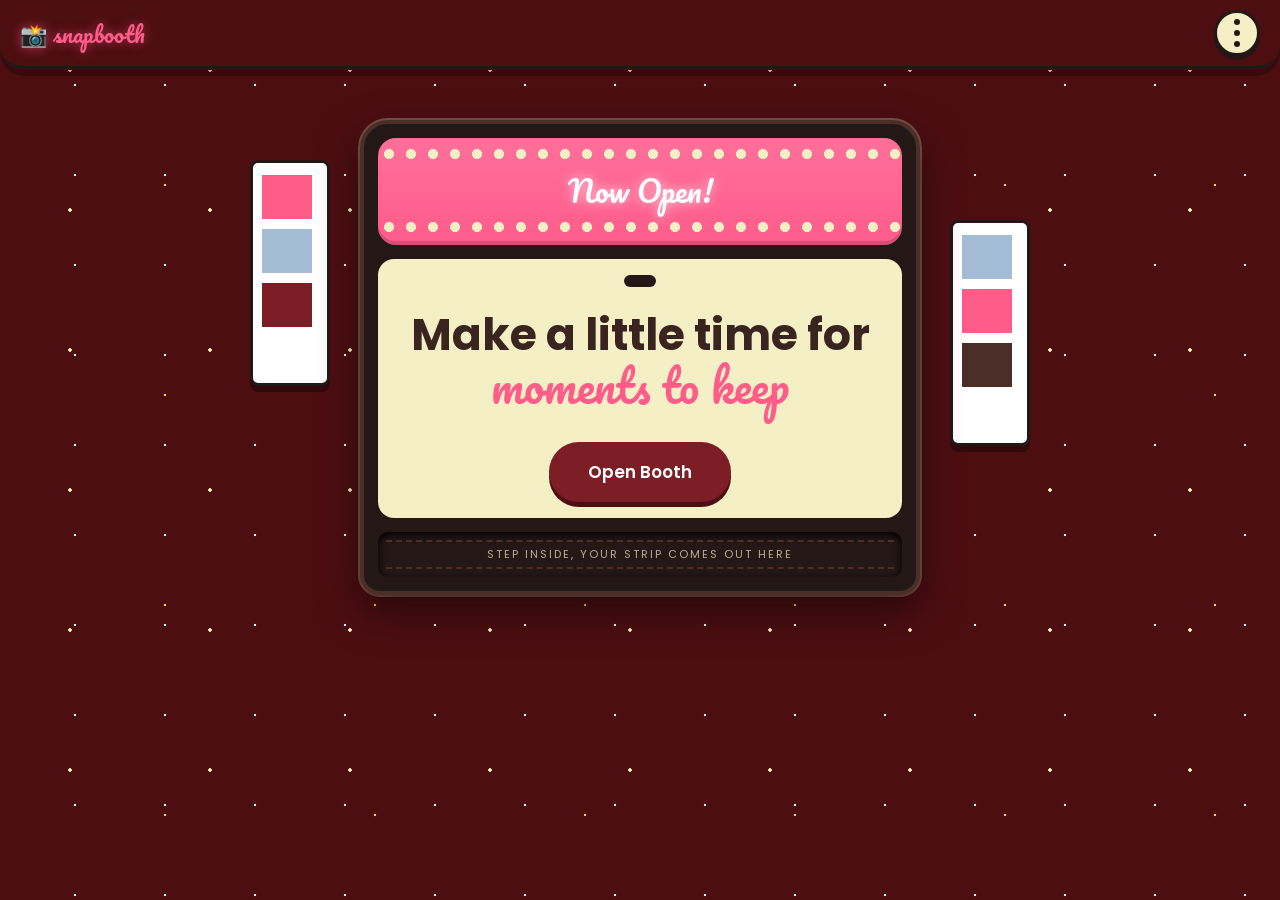
<file: index.html>
<!DOCTYPE html>
<html lang="en">
<head>
  <meta charset="UTF-8">
  <meta name="viewport" content="width=device-width, initial-scale=1.0">
  <title>Snapbooth</title>
  <link rel="preconnect" href="https://fonts.googleapis.com">
  <link rel="preconnect" href="https://fonts.gstatic.com" crossorigin>
  <link href="https://fonts.googleapis.com/css2?family=Pacifico&family=Poppins:wght@400;500;600&display=swap" rel="stylesheet">
  <link rel="stylesheet" href="style.css">
</head>
<body class="curtain-page">

  <header class="nav">
    <a href="index.html" class="logo">📸 snapbooth</a>
    <button id="menuBtn" class="menu-btn" aria-label="Toggle menu">☰</button>
    <nav id="navLinks" class="nav-links">
      <a href="index.html">Home</a>
      <a href="booth.html">Booth</a>
      <a href="how.html">How it works</a>
    </nav>
  </header>

  <section class="hero">
    <div class="cabin">
      <div class="cabin-sign">
        <span class="bulbs"></span>
        <h3>Now Open!</h3>
        <span class="bulbs"></span>
      </div>

      <div class="panel hero-panel">
        <p class="tag">       </p>
        <h1>Make a little time for <span>moments to keep</span></h1>
        <p class="sub">                           </p>
        <a href="booth.html" class="btn big shutter">Open Booth</a>
      </div>

      <div class="slot"><span>step inside, your strip comes out here</span></div>
    </div>
  </section>

  <script>
    document.getElementById("menuBtn").addEventListener("click", function () {
      document.getElementById("navLinks").classList.toggle("open");
    });
  </script>
</body>
</html>
</file>
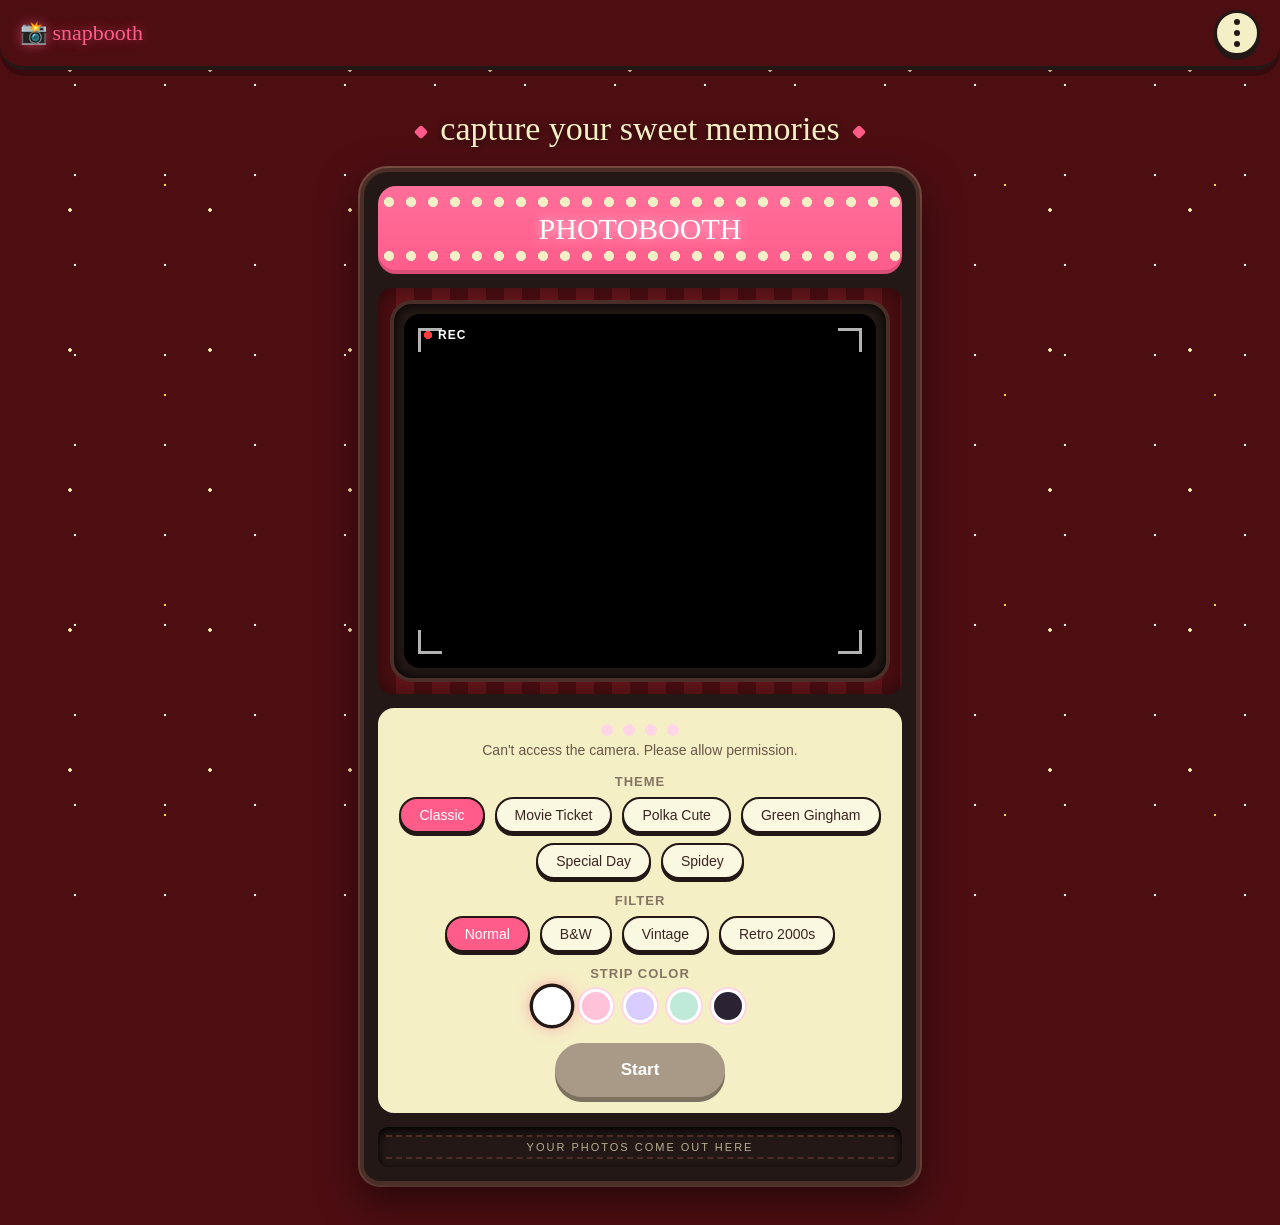
<file: booth.html>
<!DOCTYPE html>
<html lang="en">
<head>
  <meta charset="UTF-8">
  <meta name="viewport" content="width=device-width, initial-scale=1.0">
  <title>Booth | Snapbooth</title>
  <link rel="preconnect" href="https://fonts.googleapis.com">
  <link rel="preconnect" href="https://fonts.gstatic.com" crossorigin>
  <link href="https://fonts.googleapis.com/css2?family=Bangers&family=Kaushan+Script&family=Pacifico&family=Poppins:wght@400;500;600&display=swap rel="stylesheet">
  <link rel="stylesheet" href="style.css">
</head>
<body class="curtain-page">

  <header class="nav">
    <a href="index.html" class="logo">📸 snapbooth</a>
    <button id="menuBtn" class="menu-btn" aria-label="Toggle menu">☰</button>
    <nav id="navLinks" class="nav-links">
      <a href="index.html">Home</a>
      <a href="booth.html">Booth</a>
      <a href="how.html">How it Works</a>
    </nav>
  </header>

  <section id="booth" class="section">
    <h2>capture your sweet memories</h2>

    <div class="cabin">
      <div class="cabin-sign">
        <span class="bulbs"></span>
        <h3>PHOTOBOOTH</h3>
        <span class="bulbs"></span>
      </div>

      <div class="cabin-body">
        <div class="screen">
          <div class="booth" id="boothView">
            <video id="video" autoplay playsinline muted></video>
            <div id="fx"></div>
            <div id="countdown"></div>
            <div id="flash"></div>
          </div>
        </div>
      </div>

      <div class="panel">
        <div class="dots" id="dots">
          <span></span><span></span><span></span><span></span>
        </div>
        <p id="status">Ready when you are</p>

        <div id="options">
          <p class="label">Theme</p>
          <div class="chips" id="themes">
            <button class="chip active" data-theme="classic">Classic</button>
            <button class="chip" data-theme="ticket">Movie Ticket</button>
            <button class="chip" data-theme="polka">Polka Cute</button>
            <button class="chip" data-theme="green">Green Gingham</button>
            <button class="chip" data-theme="special">Special Day</button>
            <button class="chip" data-theme="spidey">Spidey</button>
          </div>

          <p class="label">Filter</p>
          <div class="chips" id="filters">
            <button class="chip active" data-filter="none" data-fx="">Normal</button>
            <button class="chip" data-filter="grayscale(1) contrast(1.15) brightness(1.08)" data-fx="">B&amp;W</button>
            <button class="chip" data-filter="sepia(0.35) saturate(0.85) contrast(0.95) brightness(1.08) hue-rotate(-8deg)" data-fx="vintage">Vintage</button>
            <button class="chip" data-filter="brightness(1.12) contrast(1.15) saturate(1.3) hue-rotate(8deg)" data-fx="retro">Retro 2000s</button>
          </div>

          <div id="colorBox">
            <p class="label">Strip color</p>
            <div class="swatches" id="swatches">
              <button class="swatch active" data-bg="#ffffff" data-ink="#ff5c8a" style="background:#ffffff" aria-label="White"></button>
              <button class="swatch" data-bg="#ffc2d9" data-ink="#7a2347" style="background:#ffc2d9" aria-label="Pink"></button>
              <button class="swatch" data-bg="#d9ccff" data-ink="#3f2b82" style="background:#d9ccff" aria-label="Lavender"></button>
              <button class="swatch" data-bg="#bfe9d8" data-ink="#1f5c45" style="background:#bfe9d8" aria-label="Mint"></button>
              <button class="swatch" data-bg="#2b2233" data-ink="#ffffff" style="background:#2b2233" aria-label="Dark"></button>
            </div>
          </div>
        </div>

        <button id="startBtn" class="btn big">Start</button>
      </div>

      <button id="slotBtn" class="slot" disabled>
  <span id="slotText">your photos come out here</span>
</button>
    </div>

    <div id="resultBox" class="result hidden">
  <div class="mouth"></div>
  <div id="printOut" class="print-out">
    <canvas id="strip"></canvas>
  </div>
  <div id="resultBtns" class="row hidden">
    <button id="downloadBtn" class="btn">Download</button>
    <button id="retakeBtn" class="btn ghost">Retake</button>
  </div>
</div>
  </section>

  <script src="script.js"></script>
</body>
</html>
</file>
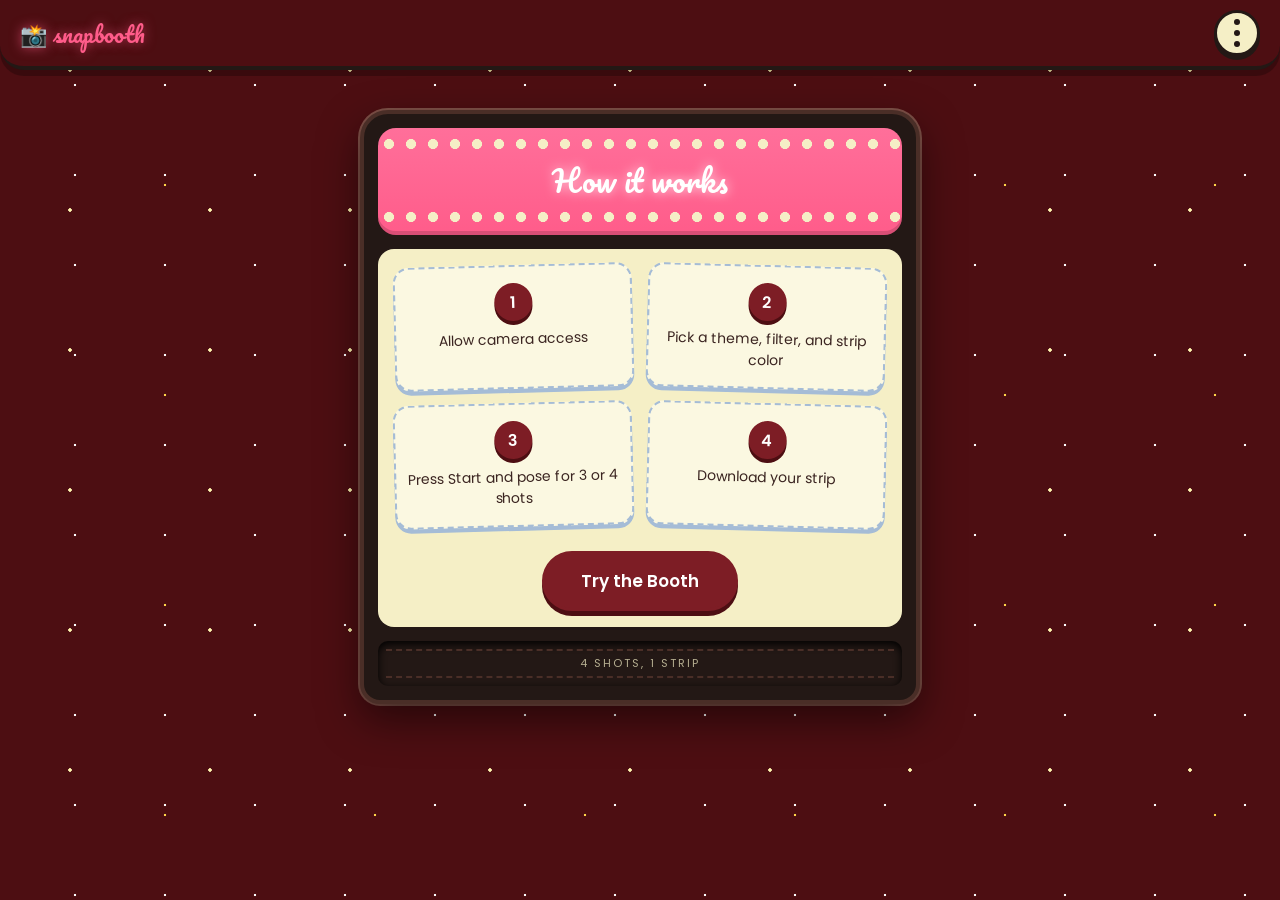
<file: how.html>
<!DOCTYPE html>
<html lang="en">
<head>
  <meta charset="UTF-8">
  <meta name="viewport" content="width=device-width, initial-scale=1.0">
  <title>How it works | Snapbooth</title>
  <link rel="preconnect" href="https://fonts.googleapis.com">
  <link rel="preconnect" href="https://fonts.gstatic.com" crossorigin>
  <link href="https://fonts.googleapis.com/css2?family=Pacifico&family=Poppins:wght@400;500;600&display=swap" rel="stylesheet">
  <link rel="stylesheet" href="style.css">
</head>
<body class="curtain-page">

  <header class="nav">
    <a href="index.html" class="logo">📸 snapbooth</a>
    <button id="menuBtn" class="menu-btn" aria-label="Toggle menu">☰</button>
    <nav id="navLinks" class="nav-links">
      <a href="index.html">Home</a>
      <a href="booth.html">Booth</a>
      <a href="how.html">How it works</a>
    </nav>
  </header>

  <section class="section">
    <div class="cabin">
      <div class="cabin-sign">
        <span class="bulbs"></span>
        <h3>How it works</h3>
        <span class="bulbs"></span>
      </div>

      <div class="panel">
        <div class="steps">
          <div class="step"><span>1</span><p>Allow camera access</p></div>
          <div class="step"><span>2</span><p>Pick a theme, filter, and strip color</p></div>
          <div class="step"><span>3</span><p>Press Start and pose for 3 or 4 shots</p></div>
          <div class="step"><span>4</span><p>Download your strip</p></div>
        </div>
        <a href="booth.html" class="btn big shutter">Try the Booth</a>
      </div>

      <div class="slot"><span>4 shots, 1 strip</span></div>
    </div>
  </section>

  <script>
    document.getElementById("menuBtn").addEventListener("click", function () {
      document.getElementById("navLinks").classList.toggle("open");
    });
  </script>
</body>
</html>
</file>
<file: style.css>
:root {
  --pink: #ff5c8a;
  --pink-soft: #ffd6e5;
  --cream: #fff7fb;
  --sceptre: #4d0e12;
  --sceptre-light: #7d1d25;
  --yellow: #f5efc6;
  --cerulean: #a5bcd6;
  --soil: #4a2e27;
  --java: #231815;
  --ink: #3a2420;
  --radius: 16px;
}

* {
  box-sizing: border-box;
}

html {
  scroll-behavior: smooth;
}

body {
  margin: 0;
  font-family: "Poppins", Arial, sans-serif;
  color: var(--ink);
  text-align: center;
  background: var(--sceptre);
}

::selection {
  color: #fff;
  background: var(--pink);
}

::-webkit-scrollbar {
  width: 12px;
}

::-webkit-scrollbar-track {
  background: var(--java);
}

::-webkit-scrollbar-thumb {
  background: var(--pink);
  border: 3px solid var(--java);
  border-radius: 10px;
}

body::after {
  content: "";
  position: fixed;
  inset: 0;
  z-index: -1;
  pointer-events: none;
  background-image:
    radial-gradient(circle, #fff6b0 1.5px, transparent 2px),
    radial-gradient(circle, #ffd54a 1px, transparent 1.6px),
    radial-gradient(circle, #ffffff 1px, transparent 1.6px);
  background-size: 140px 140px, 210px 210px, 90px 90px;
  background-position: 0 0, 60px 80px, 30px 40px;
  animation: sparkle 3s ease-in-out infinite alternate;
}

@keyframes sparkle {
  from { opacity: 0.25; }
  to { opacity: 0.9; }
}

.nav {
  position: sticky;
  top: 0;
  z-index: 50;
  display: flex;
  align-items: center;
  justify-content: space-between;
  padding: 10px 20px;
  background: var(--sceptre);
  border-bottom: 4px solid var(--java);
  border-radius: 0 0 24px 24px;
  box-shadow: 0 6px 0 rgba(0, 0, 0, 0.25);
}

.logo {
  display: inline-block;
  font-family: "Pacifico", cursive;
  font-size: 22px;
  color: var(--pink);
  text-decoration: none;
  text-shadow: 0 0 12px rgba(255, 92, 138, 0.55);
  transition: transform 0.2s;
}

.logo:hover {
  transform: rotate(-3deg) scale(1.06);
}

.menu-btn {
  display: flex;
  align-items: center;
  justify-content: center;
  width: 46px;
  height: 46px;
  padding: 0;
  font-size: 0;
  color: var(--java);
  background: var(--yellow);
  border: 3px solid var(--java);
  border-radius: 50%;
  box-shadow: 0 4px 0 var(--java);
  cursor: pointer;
  transition: transform 0.15s, box-shadow 0.15s, background 0.15s;
}

.menu-btn::before {
  content: "";
  width: 6px;
  height: 6px;
  border-radius: 50%;
  background: currentColor;
  box-shadow: 0 -11px 0 currentColor, 0 11px 0 currentColor;
}

.menu-btn:hover {
  transform: translateY(-2px);
  box-shadow: 0 6px 0 var(--java), 0 0 16px rgba(245, 239, 198, 0.9);
}

.menu-btn:active,
.nav:has(.nav-links.open) .menu-btn {
  transform: translateY(3px);
  background: #fff6b0;
  box-shadow: 0 1px 0 var(--java), 0 0 22px 6px rgba(255, 213, 74, 0.95);
}

.nav-links {
  position: absolute;
  top: calc(100% + 16px);
  right: 16px;
  display: none;
  flex-direction: column;
  gap: 10px;
  min-width: 210px;
  padding: 14px;
  background: var(--yellow);
  border: 3px solid var(--java);
  border-radius: 20px;
  box-shadow: 0 6px 0 var(--java), 0 16px 30px rgba(0, 0, 0, 0.35);
}

.nav-links.open {
  display: flex;
  animation: menuPop 0.18s ease-out;
}

@keyframes menuPop {
  from { opacity: 0; transform: translateY(-8px) scale(0.95); }
  to { opacity: 1; transform: none; }
}

.nav-links::before {
  content: "";
  position: absolute;
  top: -11px;
  right: 17px;
  width: 16px;
  height: 16px;
  background: var(--yellow);
  border-top: 3px solid var(--java);
  border-left: 3px solid var(--java);
  transform: rotate(45deg);
}

.nav-links a {
  display: block;
  padding: 11px 16px;
  font-size: 15px;
  font-weight: 600;
  color: var(--java);
  text-decoration: none;
  white-space: nowrap;
  background: #fff;
  border: 2px solid var(--java);
  border-radius: 14px;
  box-shadow: 0 3px 0 var(--java);
  transition: transform 0.15s, box-shadow 0.15s, background 0.15s;
}

.nav-links a:hover {
  transform: translateY(-2px);
  box-shadow: 0 5px 0 var(--java), 0 0 16px rgba(255, 213, 74, 0.9);
}

.nav-links a.current {
  color: #fff;
  background: var(--pink);
  box-shadow: 0 3px 0 var(--java), 0 0 18px rgba(255, 92, 138, 0.8);
}

.nav-links a:active {
  color: var(--java);
  background: #fff6b0;
  transform: translateY(3px);
  box-shadow: 0 0 0 var(--java), 0 0 24px 6px rgba(255, 213, 74, 0.95);
}

.section {
  max-width: 640px;
  margin: 0 auto;
  padding: 40px 20px;
  scroll-margin-top: 80px;
}

.section > h2 {
  margin: 0 0 20px;
  font-family: "Pacifico", cursive;
  font-size: 34px;
  font-weight: 400;
  color: var(--yellow);
  text-shadow: 0 2px 8px rgba(0, 0, 0, 0.6);
}

.section > h2::before,
.section > h2::after {
  content: "";
  display: inline-block;
  width: 10px;
  height: 10px;
  margin: 0 14px;
  vertical-align: middle;
  background: var(--pink);
  border-radius: 2px;
  transform: rotate(45deg);
}

footer {
  padding: 30px 20px;
  font-size: 13px;
  color: var(--yellow);
  opacity: 0.85;
}

footer p::after {
  content: "";
  display: inline-block;
  width: 16px;
  height: 14px;
  margin-left: 8px;
  vertical-align: middle;
  background: var(--pink);
  clip-path: path("M8 14C-3 6 1 -1 8 4 15 -1 19 6 8 14Z");
}

.btn {
  display: inline-block;
  padding: 10px 22px;
  font-family: inherit;
  font-size: 15px;
  font-weight: 600;
  color: #fff;
  text-decoration: none;
  background: var(--pink);
  border: 3px solid var(--java);
  border-radius: 999px;
  box-shadow: 0 4px 0 var(--java);
  cursor: pointer;
  transition: transform 0.15s, box-shadow 0.15s;
}

.btn:hover:not(:disabled) {
  transform: translateY(-2px);
  box-shadow: 0 6px 0 var(--java), 0 0 14px rgba(255, 92, 138, 0.6);
}

.btn:active:not(:disabled) {
  transform: translateY(3px);
  box-shadow: 0 1px 0 var(--java), 0 0 20px 4px rgba(255, 213, 74, 0.9);
}

.btn.big {
  padding: 14px 36px;
  font-size: 17px;
}

.btn.ghost {
  color: var(--pink);
  background: var(--cream);
}

.btn:disabled {
  background: #ccc;
  border-color: #ccc;
  cursor: not-allowed;
}

#startBtn,
.btn.shutter {
  min-width: 170px;
  background: var(--sceptre-light);
  border-color: var(--sceptre-light);
  box-shadow: 0 5px 0 var(--sceptre);
}

#startBtn:hover:not(:disabled),
.btn.shutter:hover:not(:disabled) {
  transform: translateY(-1px);
  box-shadow: 0 6px 0 var(--sceptre);
}

#startBtn:active:not(:disabled),
.btn.shutter:active:not(:disabled) {
  transform: translateY(4px);
  box-shadow: 0 1px 0 var(--sceptre), 0 0 24px 6px rgba(255, 213, 74, 0.9);
}

#startBtn {
  margin-top: 20px;
}

#startBtn:disabled {
  background: #a89a86;
  border-color: #a89a86;
  box-shadow: 0 5px 0 #7d7160;
}

.hero {
  position: relative;
  padding: 50px 20px 40px;
}

.hero-panel {
  padding: 28px 20px 30px;
}

.tag {
  display: inline-block;
  margin: 0 0 16px;
  padding: 6px 16px;
  font-size: 12px;
  font-weight: 500;
  letter-spacing: 2px;
  text-transform: uppercase;
  color: var(--yellow);
  background: var(--java);
  border-radius: 999px;
}

.hero h1 {
  margin: 0 0 12px;
  font-size: clamp(28px, 6vw, 44px);
  line-height: 1.15;
}

.hero h1 span {
  font-family: "Pacifico", cursive;
  font-weight: 400;
  color: var(--pink);
}

.sub {
  margin: 0 0 28px;
  opacity: 0.8;
}

.hero::before,
.hero::after {
  content: "";
  position: absolute;
  width: 74px;
  height: 220px;
  border: 3px solid var(--java);
  border-radius: 8px;
  box-shadow: 0 6px 0 rgba(0, 0, 0, 0.35);
  animation: floaty 4s ease-in-out infinite;
}

.hero::before {
  --r: -12deg;
  left: calc(50% - 390px);
  top: 90px;
  background:
    linear-gradient(var(--pink), var(--pink)) 9px 12px / 50px 44px no-repeat,
    linear-gradient(var(--cerulean), var(--cerulean)) 9px 66px / 50px 44px no-repeat,
    linear-gradient(var(--sceptre-light), var(--sceptre-light)) 9px 120px / 50px 44px no-repeat,
    #fff;
}

.hero::after {
  --r: 10deg;
  right: calc(50% - 390px);
  top: 150px;
  animation-delay: 1.2s;
  background:
    linear-gradient(var(--cerulean), var(--cerulean)) 9px 12px / 50px 44px no-repeat,
    linear-gradient(var(--pink), var(--pink)) 9px 66px / 50px 44px no-repeat,
    linear-gradient(var(--soil), var(--soil)) 9px 120px / 50px 44px no-repeat,
    #fff;
}

@keyframes floaty {
  0%, 100% { transform: rotate(var(--r)) translateY(0); }
  50% { transform: rotate(var(--r)) translateY(-12px); }
}

@media (max-width: 860px) {
  .hero::before,
  .hero::after {
    display: none;
  }
}

.cabin {
  position: relative;
  z-index: 2;
  max-width: 560px;
  margin: 0 auto;
  padding: 14px;
  background: var(--java);
  border: 4px solid var(--soil);
  border-radius: 28px 28px 20px 20px;
  box-shadow: 0 16px 40px rgba(0, 0, 0, 0.5), 0 0 0 2px rgba(245, 239, 198, 0.3);
  animation: floatIn 0.6s ease-out;
}

@keyframes floatIn {
  from { opacity: 0; transform: translateY(18px); }
  to { opacity: 1; transform: none; }
}

.cabin-sign {
  margin-bottom: 14px;
  padding: 10px 0 12px;
  overflow: hidden;
  background: linear-gradient(180deg, #ff6f9a, #ff5c8a);
  border-radius: 18px;
  box-shadow: inset 0 -4px 0 rgba(0, 0, 0, 0.15);
}

.cabin-sign h3 {
  margin: 4px 0;
  font-family: "Pacifico", cursive;
  font-size: 30px;
  font-weight: 400;
  color: #fff;
  text-shadow: 0 0 12px rgba(255, 255, 255, 0.7);
  animation: signBounce 2.4s ease-in-out infinite;
}

@keyframes signBounce {
  50% { transform: translateY(-3px) rotate(-1deg); }
}

.bulbs {
  display: block;
  height: 12px;
  background: radial-gradient(circle, var(--yellow) 38%, rgba(245, 239, 198, 0) 42%) 0 0 / 22px 12px repeat-x;
  animation: twinkle 1.2s ease-in-out infinite;
}

.cabin-sign .bulbs:last-child {
  animation-delay: 0.6s;
}

@keyframes twinkle {
  50% { opacity: 0.35; }
}

.cabin-body {
  padding: 16px;
  background: repeating-linear-gradient(90deg, var(--sceptre) 0 18px, #66161b 18px 36px);
  border-radius: 14px;
  box-shadow: inset 0 0 24px rgba(0, 0, 0, 0.45);
}

.screen {
  padding: 10px;
  background: var(--java);
  border-radius: 18px;
  box-shadow: 0 0 0 4px var(--soil), inset 0 0 12px #000;
}

.panel {
  margin-top: 14px;
  padding: 16px;
  background: var(--yellow);
  border-radius: 16px;
}

.booth {
  position: relative;
  width: 100%;
  aspect-ratio: 4 / 3;
  overflow: hidden;
  background: #000;
  border-radius: var(--radius);
}

#video {
  width: 100%;
  height: 100%;
  object-fit: cover;
  transform: scaleX(-1);
}

.booth::before {
  content: "REC";
  position: absolute;
  top: 14px;
  left: 18px;
  z-index: 3;
  padding-left: 16px;
  font-size: 12px;
  font-weight: 600;
  letter-spacing: 1px;
  color: #fff;
  background: radial-gradient(circle, #ff3b3b 45%, transparent 50%) left center / 12px 12px no-repeat;
  animation: blink 1.2s steps(2, start) infinite;
}

@keyframes blink {
  to { visibility: hidden; }
}

.booth::after {
  content: "";
  position: absolute;
  inset: 14px;
  z-index: 2;
  pointer-events: none;
  opacity: 0.7;
  background:
    linear-gradient(#fff, #fff) top left / 24px 3px no-repeat,
    linear-gradient(#fff, #fff) top left / 3px 24px no-repeat,
    linear-gradient(#fff, #fff) top right / 24px 3px no-repeat,
    linear-gradient(#fff, #fff) top right / 3px 24px no-repeat,
    linear-gradient(#fff, #fff) bottom left / 24px 3px no-repeat,
    linear-gradient(#fff, #fff) bottom left / 3px 24px no-repeat,
    linear-gradient(#fff, #fff) bottom right / 24px 3px no-repeat,
    linear-gradient(#fff, #fff) bottom right / 3px 24px no-repeat;
}

#fx {
  position: absolute;
  inset: 0;
  pointer-events: none;
}

#boothView[data-fx="vintage"] #fx {
  background: radial-gradient(ellipse at center, rgba(0, 0, 0, 0) 55%, rgba(0, 0, 0, 0.45) 100%);
}

#countdown {
  position: absolute;
  inset: 0;
  z-index: 4;
  display: flex;
  align-items: center;
  justify-content: center;
  font-size: 140px;
  font-weight: 600;
  color: #fff;
  text-shadow: 0 0 24px rgba(0, 0, 0, 0.6);
}

#countdown.pop {
  animation: pop 0.6s ease-out;
}

@keyframes pop {
  from { transform: scale(1.8); opacity: 0; }
  to { transform: scale(1); opacity: 1; }
}

#flash {
  position: absolute;
  inset: 0;
  z-index: 5;
  background: #fff;
  opacity: 0;
  pointer-events: none;
}

#flash.on {
  animation: flash 0.35s ease-out;
}

@keyframes flash {
  from { opacity: 1; }
  to { opacity: 0; }
}

.dots {
  display: flex;
  justify-content: center;
  gap: 10px;
  margin: 0 0 6px;
}

.dots span {
  width: 12px;
  height: 12px;
  background: var(--pink-soft);
  border-radius: 50%;
  transition: background 0.3s, transform 0.3s;
}

.dots span.active {
  background: var(--cerulean);
  transform: scale(1.3);
}

.dots span.done {
  background: var(--pink);
}

#status {
  margin: 0 0 16px;
  font-size: 14px;
  opacity: 0.75;
}

.label {
  margin: 14px 0 8px;
  font-size: 13px;
  font-weight: 600;
  letter-spacing: 1px;
  text-transform: uppercase;
  opacity: 0.6;
}

.chips,
.swatches {
  display: flex;
  flex-wrap: wrap;
  justify-content: center;
  gap: 10px;
}

.chip {
  padding: 8px 18px;
  font-family: inherit;
  font-size: 14px;
  color: var(--ink);
  background: #fbf8e1;
  border: 2px solid var(--java);
  border-radius: 999px;
  box-shadow: 0 3px 0 var(--java);
  cursor: pointer;
  transition: transform 0.15s, box-shadow 0.15s, background 0.15s;
}

.chip:hover {
  transform: translateY(-2px);
  box-shadow: 0 5px 0 var(--java);
}

.chip:active {
  transform: translateY(2px);
  box-shadow: 0 0 0 var(--java), 0 0 18px 4px rgba(255, 213, 74, 0.9);
}

.chip.active {
  color: #fff;
  background: var(--pink);
  animation: chipPop 0.25s ease-out;
}

@keyframes chipPop {
  50% { transform: scale(1.08); }
}

.swatch {
  width: 34px;
  height: 34px;
  border: 3px solid #fff;
  border-radius: 50%;
  box-shadow: 0 0 0 2px var(--pink-soft);
  cursor: pointer;
  transition: transform 0.15s;
}

.swatch:hover {
  transform: scale(1.1);
}

.swatch.active {
  transform: scale(1.12);
  box-shadow: 0 0 0 3px var(--java), 0 0 14px rgba(255, 92, 138, 0.8);
}

#options.locked {
  opacity: 0.5;
  pointer-events: none;
}

.slot {
  margin-top: 14px;
  padding: 8px;
  background: var(--java);
  border-radius: 10px;
  box-shadow: inset 0 3px 8px #000;
}

button.slot {
  display: block;
  width: 100%;
  font-family: inherit;
  border: 0;
  cursor: default;
}

.slot span {
  display: block;
  padding: 4px;
  font-size: 11px;
  letter-spacing: 2px;
  text-align: center;
  text-transform: uppercase;
  color: rgba(245, 239, 198, 0.7);
  border-top: 2px dashed var(--soil);
  border-bottom: 2px dashed var(--soil);
}

.slot.ready {
  cursor: pointer;
  animation: slotGlow 1s ease-in-out infinite;
}

.slot.ready span {
  color: #fff6b0;
  border-color: #ffd54a;
}

.slot.printing span {
  color: #ff9bd2;
}

@keyframes slotGlow {
  50% {
    box-shadow: inset 0 3px 8px #000, 0 0 16px rgba(255, 213, 74, 0.8);
  }
}

.result {
  position: relative;
  z-index: 1;
  margin-top: -6px;
}

.mouth {
  position: relative;
  z-index: 3;
  width: 290px;
  max-width: 100%;
  height: 12px;
  margin: 0 auto -6px;
  background: var(--java);
  border-radius: 0 0 10px 10px;
  box-shadow: 0 4px 8px rgba(0, 0, 0, 0.4);
}

.print-out {
  position: relative;
  width: 260px;
  max-width: 100%;
  height: 0;
  margin: 0 auto;
  overflow: hidden;
}

#strip {
  position: absolute;
  left: 0;
  bottom: 0;
  display: block;
  width: 100%;
  max-width: none;
  margin: 0;
}

.print-out.printed {
  height: auto !important;
  overflow: visible;
}

.print-out.printed #strip {
  position: static;
  box-shadow: 0 10px 30px rgba(0, 0, 0, 0.45);
}

.row {
  display: flex;
  justify-content: center;
  gap: 12px;
}

#resultBtns {
  margin-top: 24px;
}

.steps {
  display: grid;
  grid-template-columns: repeat(2, 1fr);
  gap: 14px;
  margin-bottom: 24px;
}

.step {
  padding: 16px 12px;
  background: #fbf8e1;
  border: 2px dashed var(--cerulean);
  border-radius: var(--radius);
  box-shadow: 0 4px 0 var(--cerulean);
  transition: transform 0.2s;
}

.step:nth-child(odd) {
  transform: rotate(-1.5deg);
}

.step:nth-child(even) {
  transform: rotate(1.5deg);
}

.step:hover {
  transform: rotate(0) translateY(-4px);
}

.step span {
  display: inline-flex;
  align-items: center;
  justify-content: center;
  width: 38px;
  height: 38px;
  margin-bottom: 8px;
  font-weight: 600;
  color: #fff;
  background: var(--sceptre-light);
  border-radius: 50%;
  box-shadow: 0 4px 0 var(--sceptre);
}

.step p {
  margin: 0;
  font-size: 14px;
}

@media (max-width: 600px) {
  .cabin {
    padding: 10px;
  }

  .cabin-body {
    padding: 10px;
  }

  .cabin-sign h3 {
    font-size: 24px;
  }

  #countdown {
    font-size: 100px;
  }
}

.hidden {
  display: none !important;
}
</file>
